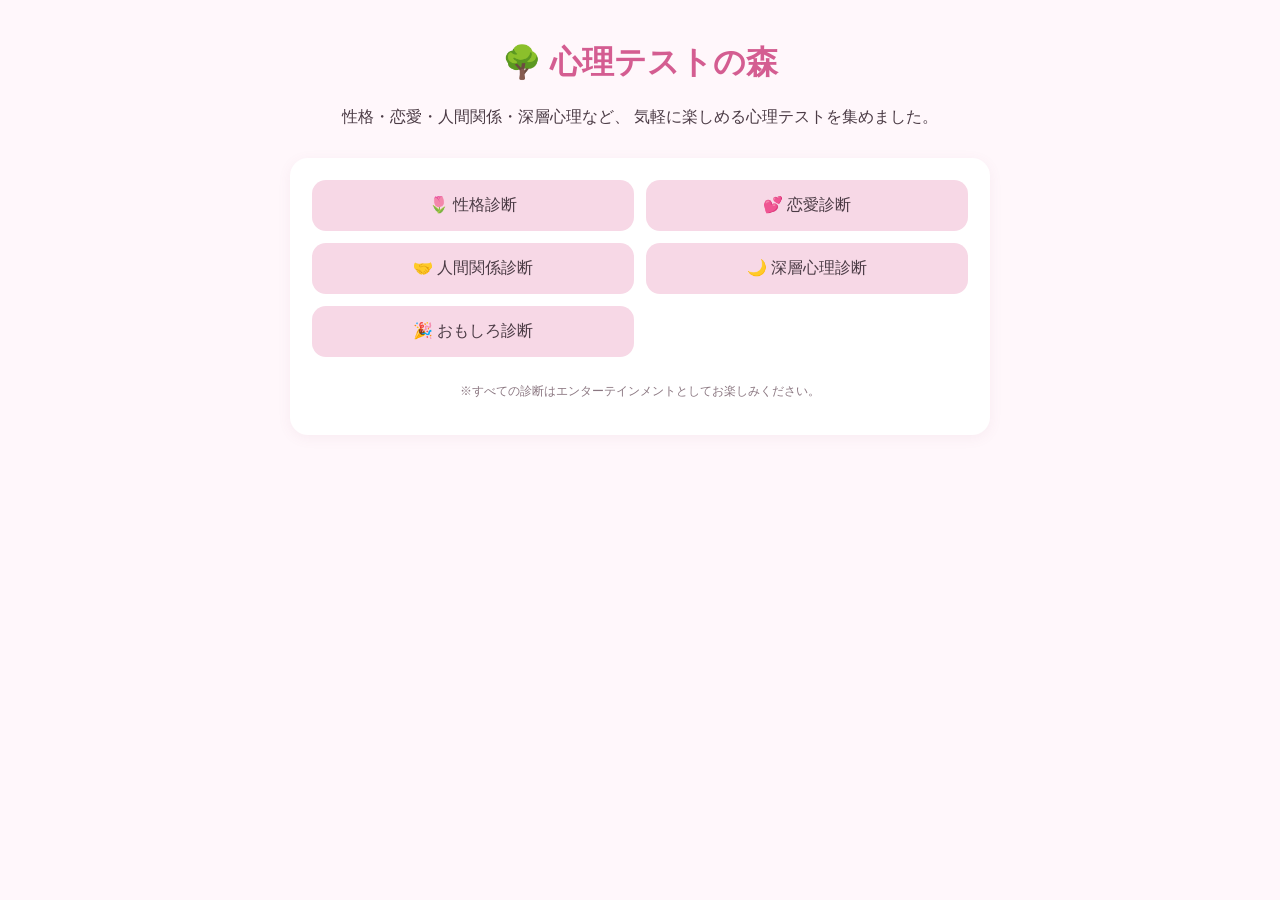
<file: index.html>
<!DOCTYPE html>
<html lang="ja">
<head>
  <meta charset="UTF-8">
  <meta name="viewport"
        content="width=device-width, initial-scale=1.0">

  <title>心理テストの森</title>

  <link rel="stylesheet" href="style.css">
</head>

<body>

<main class="container">

  <header class="site-header">

    <h1>🌳 心理テストの森</h1>

    <p>
      性格・恋愛・人間関係・深層心理など、
      気軽に楽しめる心理テストを集めました。
    </p>

  </header>

  <section class="page-panel">

    <div class="category-grid">

      <button
        class="category-button"
        onclick="location.href='personality.html'">

        🌷 性格診断

      </button>

      <button
        class="category-button"
        onclick="location.href='love.html'">

        💕 恋愛診断

      </button>

      <button
        class="category-button"
        onclick="location.href='friendship.html'">

        🤝 人間関係診断

      </button>

      <button
        class="category-button"
        onclick="location.href='deep.html'">

        🌙 深層心理診断

      </button>

      <button
        class="category-button"
        onclick="location.href='fun.html'">

        🎉 おもしろ診断

      </button>

    </div>

    <p class="disclaimer">
      ※すべての診断はエンターテインメントとしてお楽しみください。
    </p>

  </section>

</main>

</body>
</html>
</file>
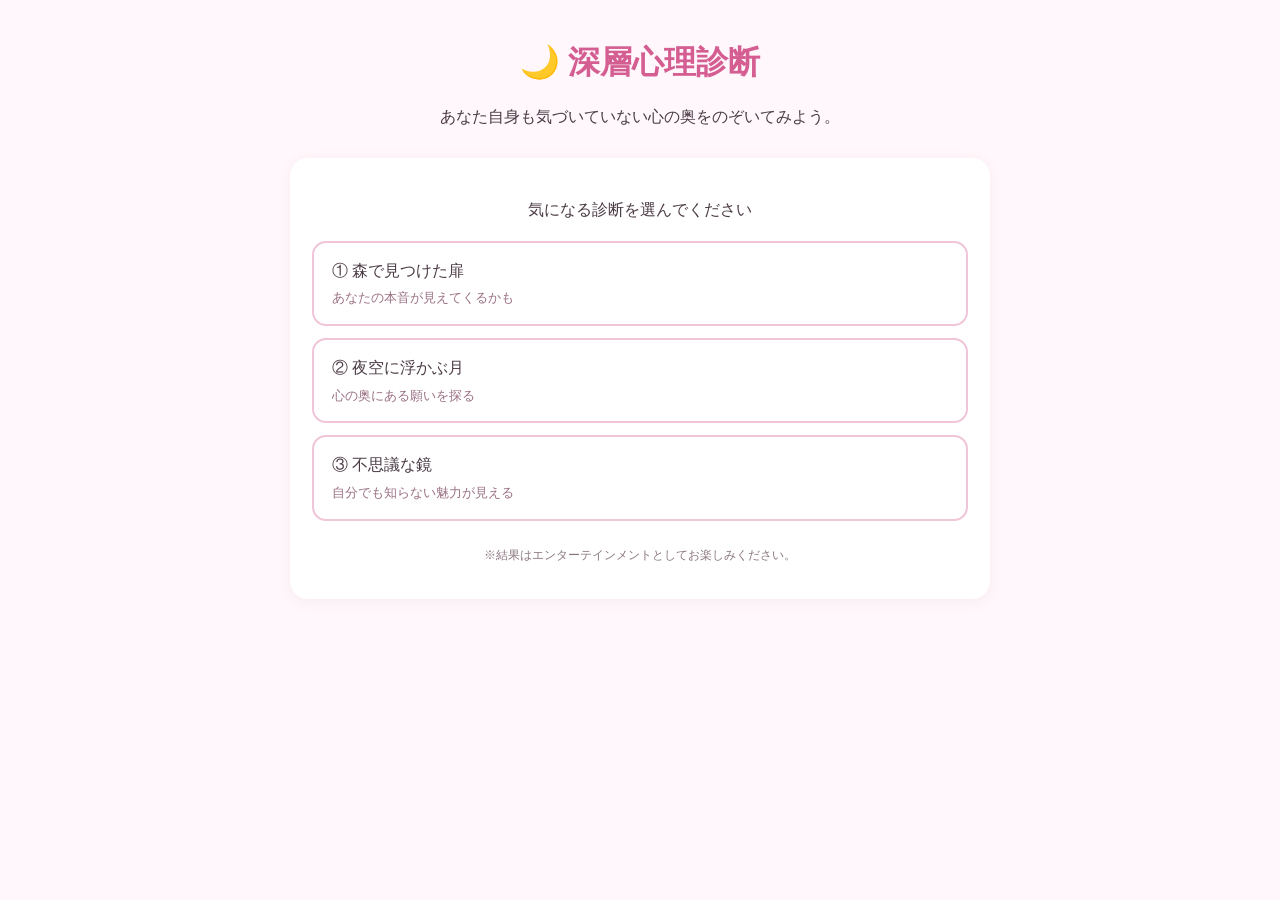
<file: deep.html>
<!DOCTYPE html>
<html lang="ja">
<head>
  <meta charset="UTF-8">
  <meta name="viewport"
        content="width=device-width, initial-scale=1.0">

  <title>深層心理診断｜心理テストの森</title>

  <link rel="stylesheet" href="style.css">

  <script src="deep-data.js"></script>
  <script src="app.js" defer></script>
</head>

<body>

<main class="container">

  <header class="site-header">
    <h1>🌙 深層心理診断</h1>

    <p>
      あなた自身も気づいていない心の奥をのぞいてみよう。
    </p>
  </header>

  <section id="menu-screen" class="page-panel">

    <p class="page-intro">
      気になる診断を選んでください
    </p>

    <div id="quiz-menu"
         class="quiz-menu"></div>

    <p class="disclaimer">
      ※結果はエンターテインメントとしてお楽しみください。
    </p>

  </section>

  <section id="question-screen"
           class="page-panel hidden">

    <p id="quiz-number"></p>

    <h2 id="question-title"></h2>

    <p id="question-text"
       class="question"></p>

    <div id="answer-list"
         class="answer-list"></div>

    <div class="sub-buttons">

      <button id="back-to-menu"
              class="back-button">
        診断メニューに戻る
      </button>

    </div>

  </section>

  <section id="result-screen"
           class="page-panel hidden">

    <p class="page-intro">
      🌙 あなたの診断結果 🌙
    </p>

    <h2 id="result-title"></h2>

    <div id="result-details"></div>

    <div class="sub-buttons">

      <button id="share-button">
        LINEでシェア
      </button>

      <button id="retry-button">
        もう一度診断する
      </button>

      <button id="result-menu-button"
              class="back-button">
        診断メニューに戻る
      </button>

      <button id="result-home-button"
              class="back-button">
        🏠 トップに戻る
      </button>

    </div>

  </section>

</main>

</body>
</html>
</file>
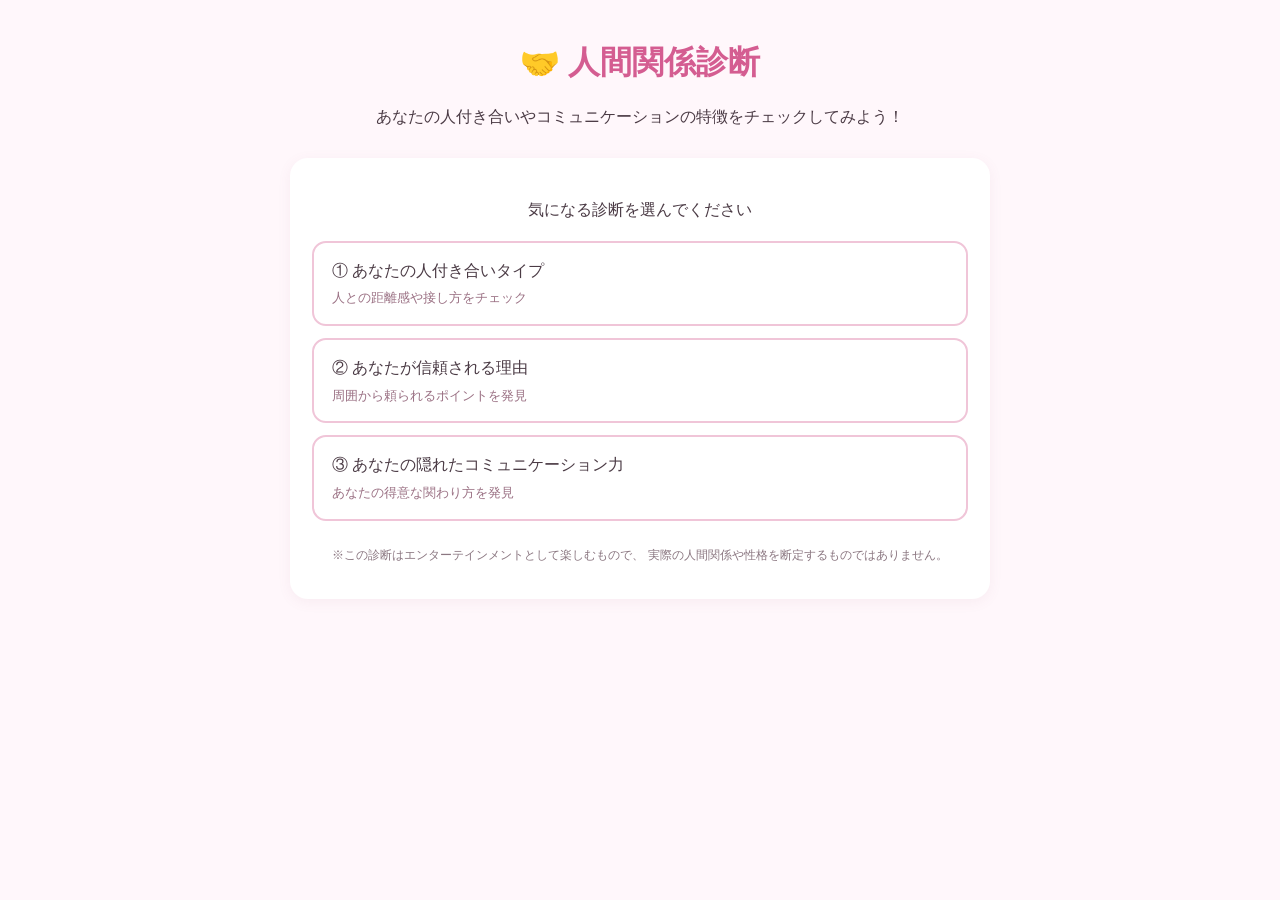
<file: friendship.html>
<!DOCTYPE html>
<html lang="ja">
<head>
  <meta charset="UTF-8">
  <meta name="viewport"
        content="width=device-width, initial-scale=1.0">

  <title>人間関係診断｜心理テストの森</title>

  <link rel="stylesheet" href="style.css">

  <script src="friendship-data.js"></script>
  <script src="app.js" defer></script>
</head>

<body>

<main class="container">

  <header class="site-header">
    <h1>🤝 人間関係診断</h1>
    <p>
      あなたの人付き合いやコミュニケーションの特徴をチェックしてみよう！
    </p>
  </header>

  <section id="menu-screen" class="page-panel">

    <p class="page-intro">
      気になる診断を選んでください
    </p>

    <div id="quiz-menu" class="quiz-menu"></div>

    <p class="disclaimer">
      ※この診断はエンターテインメントとして楽しむもので、
      実際の人間関係や性格を断定するものではありません。
    </p>

  </section>

  <section id="question-screen"
           class="page-panel hidden">

    <p id="quiz-number"></p>

    <h2 id="question-title"></h2>

    <p id="question-text"
       class="question"></p>

    <div id="answer-list"
         class="answer-list"></div>

    <div class="sub-buttons">

      <button id="back-to-menu"
              class="back-button">
        診断メニューに戻る
      </button>

    </div>

  </section>

  <section id="result-screen"
           class="page-panel hidden">

    <p class="page-intro">
      🤝 あなたの診断結果 🤝
    </p>

    <h2 id="result-title"></h2>

    <div id="result-details"></div>

    <div class="sub-buttons">

      <button id="share-button">
        LINEでシェア
      </button>

      <button id="retry-button">
        もう一度診断する
      </button>

      <button id="result-menu-button"
              class="back-button">
        診断メニューに戻る
      </button>

      <button id="result-home-button"
              class="back-button">
        🏠 トップに戻る
      </button>

    </div>

    <p class="disclaimer">
      ※この診断はエンターテインメントとして楽しむもので、
      実際の人間関係や性格を断定するものではありません。
    </p>

  </section>

</main>

</body>
</html>
</file>
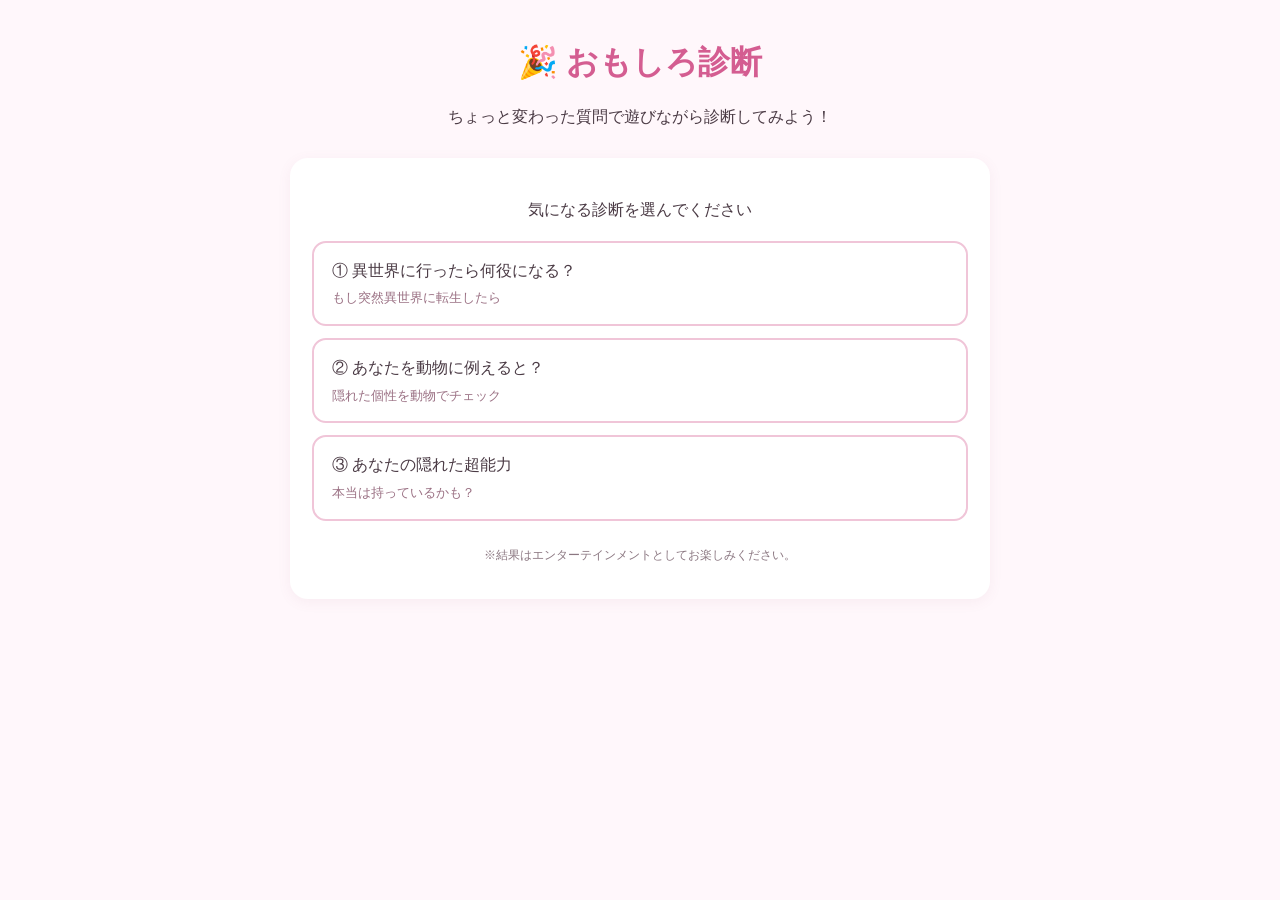
<file: fun.html>
<!DOCTYPE html>
<html lang="ja">
<head>
  <meta charset="UTF-8">
  <meta name="viewport"
        content="width=device-width, initial-scale=1.0">

  <title>おもしろ診断｜心理テストの森</title>

  <link rel="stylesheet" href="style.css">

  <script src="fun-data.js"></script>
  <script src="app.js" defer></script>
</head>

<body>

<main class="container">

  <header class="site-header">
    <h1>🎉 おもしろ診断</h1>

    <p>
      ちょっと変わった質問で遊びながら診断してみよう！
    </p>
  </header>

  <section id="menu-screen" class="page-panel">

    <p class="page-intro">
      気になる診断を選んでください
    </p>

    <div id="quiz-menu" class="quiz-menu"></div>

    <p class="disclaimer">
      ※結果はエンターテインメントとしてお楽しみください。
    </p>

  </section>

  <section id="question-screen"
           class="page-panel hidden">

    <p id="quiz-number"></p>

    <h2 id="question-title"></h2>

    <p id="question-text"
       class="question"></p>

    <div id="answer-list"
         class="answer-list"></div>

    <div class="sub-buttons">
      <button id="back-to-menu"
              class="back-button">
        診断メニューに戻る
      </button>
    </div>

  </section>

  <section id="result-screen"
           class="page-panel hidden">

    <p class="page-intro">
      🎉 あなたの診断結果 🎉
    </p>

    <h2 id="result-title"></h2>

    <div id="result-details"></div>

    <div class="sub-buttons">

      <button id="share-button">
        LINEでシェア
      </button>

      <button id="retry-button">
        もう一度診断する
      </button>

      <button id="result-menu-button"
              class="back-button">
        診断メニューに戻る
      </button>

      <button id="result-home-button"
              class="back-button">
        🏠 トップに戻る
      </button>

    </div>

  </section>

</main>

</body>
</html>
</file>
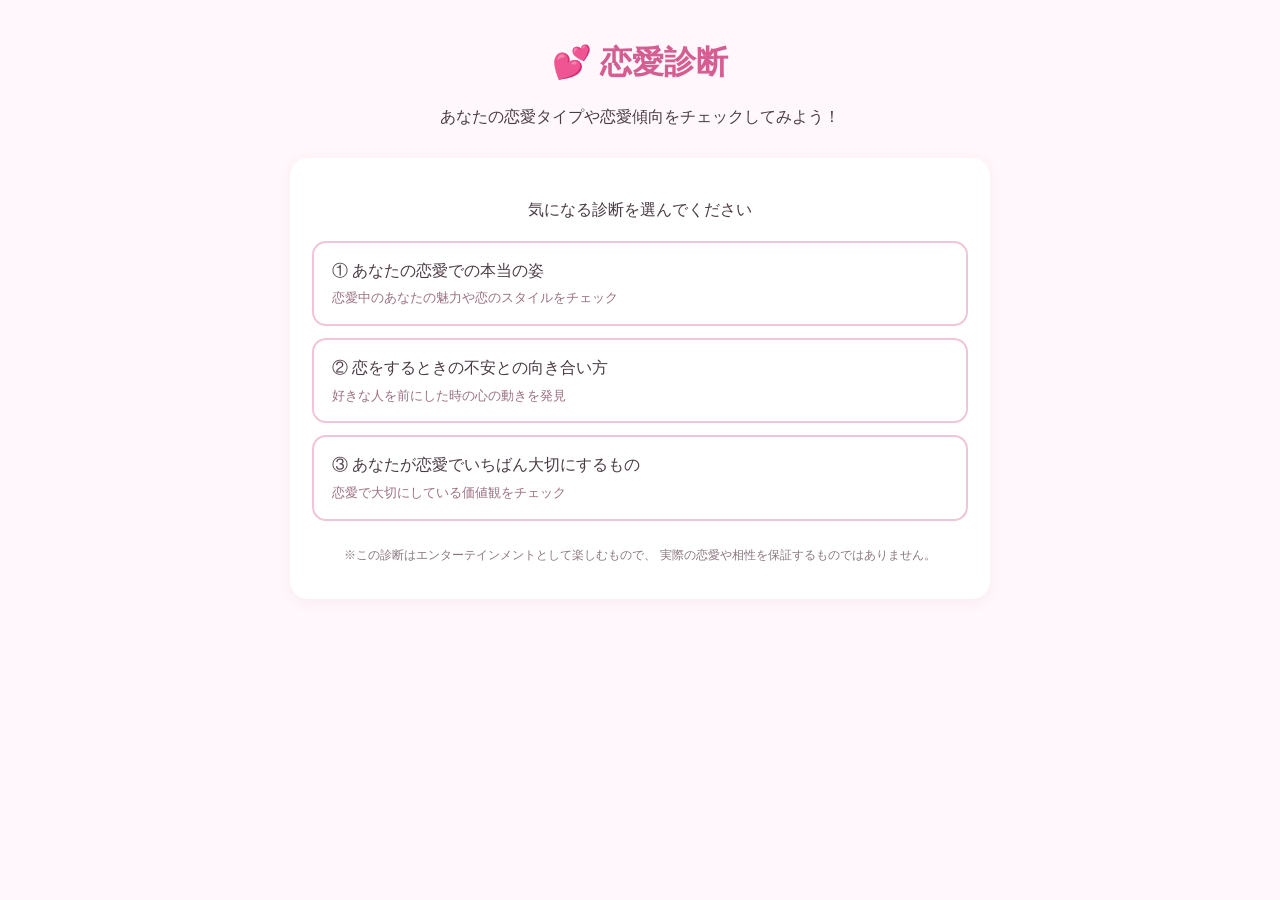
<file: love.html>
<!DOCTYPE html>
<html lang="ja">
<head>
  <meta charset="UTF-8">
  <meta name="viewport"
        content="width=device-width, initial-scale=1.0">

  <title>恋愛診断｜心理テストの森</title>

  <link rel="stylesheet" href="style.css">

  <script src="love-data.js"></script>
  <script src="app.js" defer></script>
</head>

<body>

<main class="container">

  <header class="site-header">
    <h1>💕 恋愛診断</h1>
    <p>
      あなたの恋愛タイプや恋愛傾向をチェックしてみよう！
    </p>
  </header>

  <!-- 診断一覧 -->
  <section id="menu-screen"
           class="page-panel">

    <p class="page-intro">
      気になる診断を選んでください
    </p>

    <div id="quiz-menu"
         class="quiz-menu">
    </div>

    <p class="disclaimer">
      ※この診断はエンターテインメントとして楽しむもので、
      実際の恋愛や相性を保証するものではありません。
    </p>

  </section>

  <!-- 問題画面 -->
  <section id="question-screen"
           class="page-panel hidden">

    <p id="quiz-number"></p>

    <h2 id="question-title"></h2>

    <p id="question-text"
       class="question"></p>

    <div id="answer-list"
         class="answer-list"></div>

    <div class="sub-buttons">

      <button id="back-to-menu"
              class="back-button">
        診断メニューに戻る
      </button>

    </div>

  </section>

  <!-- 結果画面 -->
  <section id="result-screen"
           class="page-panel hidden">

    <p class="page-intro">
      💕 あなたの診断結果 💕
    </p>

    <h2 id="result-title"></h2>

    <div id="result-details"></div>

    <div class="sub-buttons">

      <button id="share-button">
        LINEでシェア
      </button>

      <button id="retry-button">
        もう一度診断する
      </button>

      <button id="result-menu-button"
              class="back-button">
        診断メニューに戻る
      </button>

      <button id="result-home-button"
              class="back-button">
        🏠 トップに戻る
      </button>

    </div>

    <p class="disclaimer">
      ※この診断はエンターテインメントとして楽しむもので、
      実際の恋愛や相性を保証するものではありません。
    </p>

  </section>

</main>

</body>
</html>
</file>
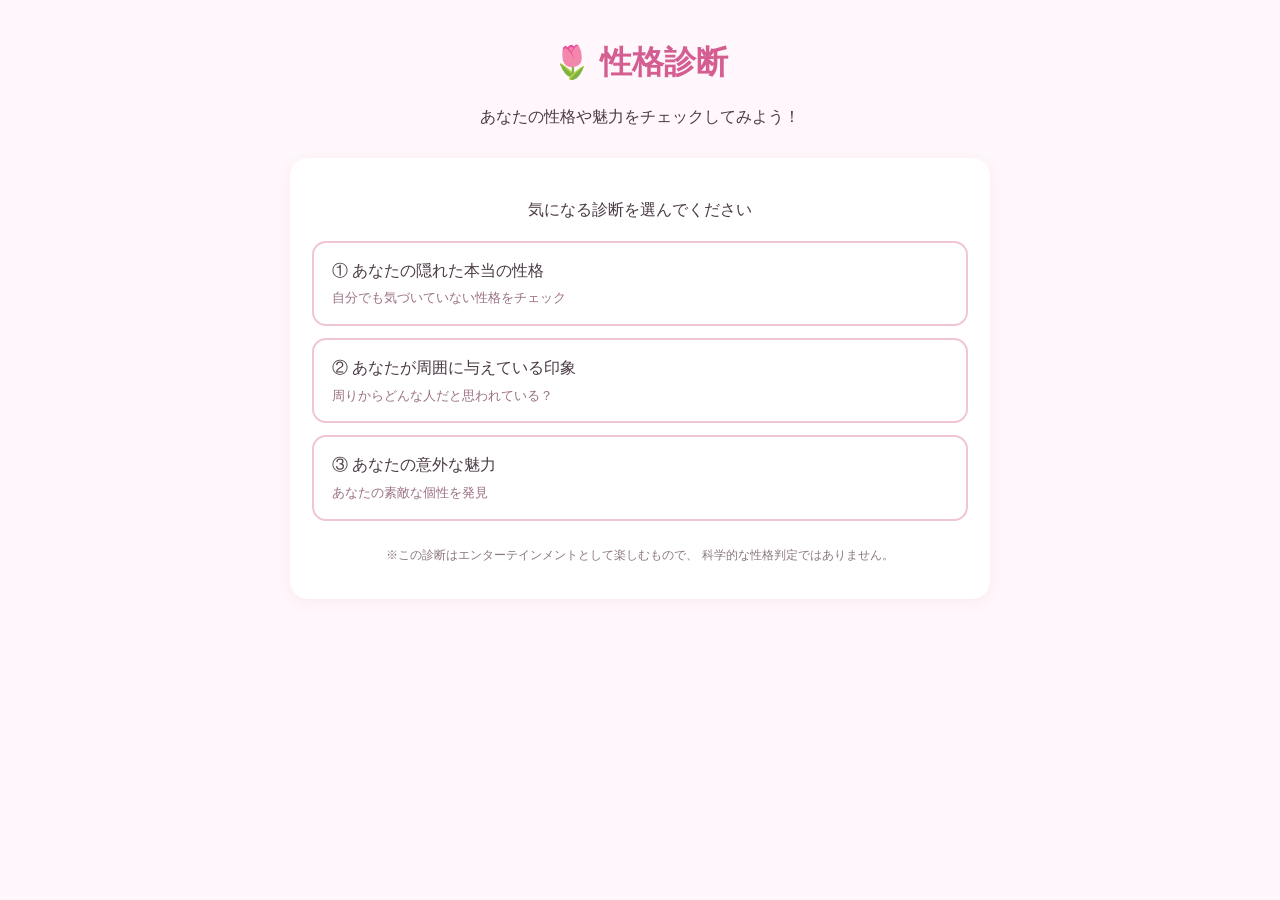
<file: personality.html>
<!DOCTYPE html>
<html lang="ja">
<head>
  <meta charset="UTF-8">
  <meta name="viewport"
        content="width=device-width, initial-scale=1.0">

  <title>性格診断｜心理テストの森</title>

  <link rel="stylesheet" href="style.css">

  <script src="personality-data.js"></script>
  <script src="app.js" defer></script>
</head>

<body>

<main class="container">

  <header class="site-header">
    <h1>🌷 性格診断</h1>
    <p>
      あなたの性格や魅力をチェックしてみよう！
    </p>
  </header>

  <section id="menu-screen" class="page-panel">

    <p class="page-intro">
      気になる診断を選んでください
    </p>

    <div id="quiz-menu" class="quiz-menu"></div>

    <p class="disclaimer">
      ※この診断はエンターテインメントとして楽しむもので、
      科学的な性格判定ではありません。
    </p>

  </section>

  <section id="question-screen"
           class="page-panel hidden">

    <p id="quiz-number"></p>

    <h2 id="question-title"></h2>

    <p id="question-text"
       class="question"></p>

    <div id="answer-list"
         class="answer-list"></div>

    <div class="sub-buttons">

      <button id="back-to-menu"
              class="back-button">
        診断メニューに戻る
      </button>

    </div>

  </section>

  <section id="result-screen"
           class="page-panel hidden">

    <p class="page-intro">
      🌷 あなたの診断結果 🌷
    </p>

    <h2 id="result-title"></h2>

    <div id="result-details"></div>

    <div class="sub-buttons">

      <button id="share-button">
        LINEでシェア
      </button>

      <button id="retry-button">
        もう一度診断する
      </button>

      <button id="result-menu-button"
              class="back-button">
        診断メニューに戻る
      </button>

      <button id="result-home-button"
              class="back-button">
        🏠 トップに戻る
      </button>

    </div>

    <p class="disclaimer">
      ※この診断はエンターテインメントとして楽しむもので、
      科学的な性格判定ではありません。
    </p>

  </section>

</main>

</body>
</html>
</file>
<file: style.css>
* {
  box-sizing: border-box;
}

body {
  margin: 0;
  padding: 20px;
  font-family: sans-serif;
  background: #fff7fb;
  color: #4b3b45;
}

.container {
  max-width: 700px;
  margin: 0 auto;
}

/* ヘッダー */

.site-header {
  text-align: center;
  margin-bottom: 30px;
}

.site-header h1 {
  color: #d45d91;
}

/* 共通 */

.hidden {
  display: none !important;
}

.page-panel {
  background: #fff;
  padding: 22px;
  border-radius: 18px;
  box-shadow: 0 3px 14px rgba(160, 90, 120, 0.07);
}

/* ボタン */

button {
  border: none;
  border-radius: 14px;
  padding: 15px 18px;
  font-size: 16px;
  cursor: pointer;
  background: #f4c9dc;
  color: #4b3b45;
  transition: opacity .2s, transform .2s;
}

button:hover {
  opacity: .9;
  transform: translateY(-2px);
}

.back-button {
  background: #f8e7ef;
}

/* トップページ */

.category-grid {
  display: grid;
  gap: 12px;
}

.category-button {
  background: #f7d8e6;
}

/* 診断一覧 */

.quiz-menu {
  display: grid;
  gap: 12px;
}

.quiz-menu button {
  background: #fff;
  border: 2px solid #f0c5d8;
  text-align: left;
  line-height: 1.6;
}

.quiz-menu button span {
  display: block;
  margin-top: 5px;
  color: #9b7184;
  font-size: 13px;
}

/* 問題画面 */

#quiz-number {
  color: #9b7184;
  font-size: 14px;
  margin-bottom: 10px;
}

.question {
  font-size: 18px;
  line-height: 1.8;
  margin-bottom: 22px;
}

.answer-list {
  display: grid;
  gap: 12px;
}

.answer-list button {
  width: 100%;
  background: #fff;
  border: 2px solid #f0c5d8;
  text-align: left;
  line-height: 1.7;
}

/* 結果画面 */

#result-screen {
  text-align: center;
}

#result-title {
  color: #d45d91;
  margin-bottom: 20px;
}

#result-details {
  text-align: left;
}

.detail-section {
  margin: 20px 0;
  line-height: 1.9;
}

.detail-section h4 {
  color: #c65387;
  margin-bottom: 6px;
}

.detail-section p {
  margin-top: 0;
}

/* ボタン群 */

.sub-buttons {
  display: grid;
  gap: 10px;
  margin-top: 22px;
}

/* 補足 */

.page-intro {
  line-height: 1.8;
  text-align: center;
}

.disclaimer {
  margin-top: 24px;
  color: #8b7781;
  font-size: 12px;
  line-height: 1.7;
  text-align: center;
}

/* PC */

@media (min-width: 600px) {

  .category-grid {
    grid-template-columns: 1fr 1fr;
  }

  .sub-buttons {
    grid-template-columns: 1fr 1fr;
  }

}
</file>
